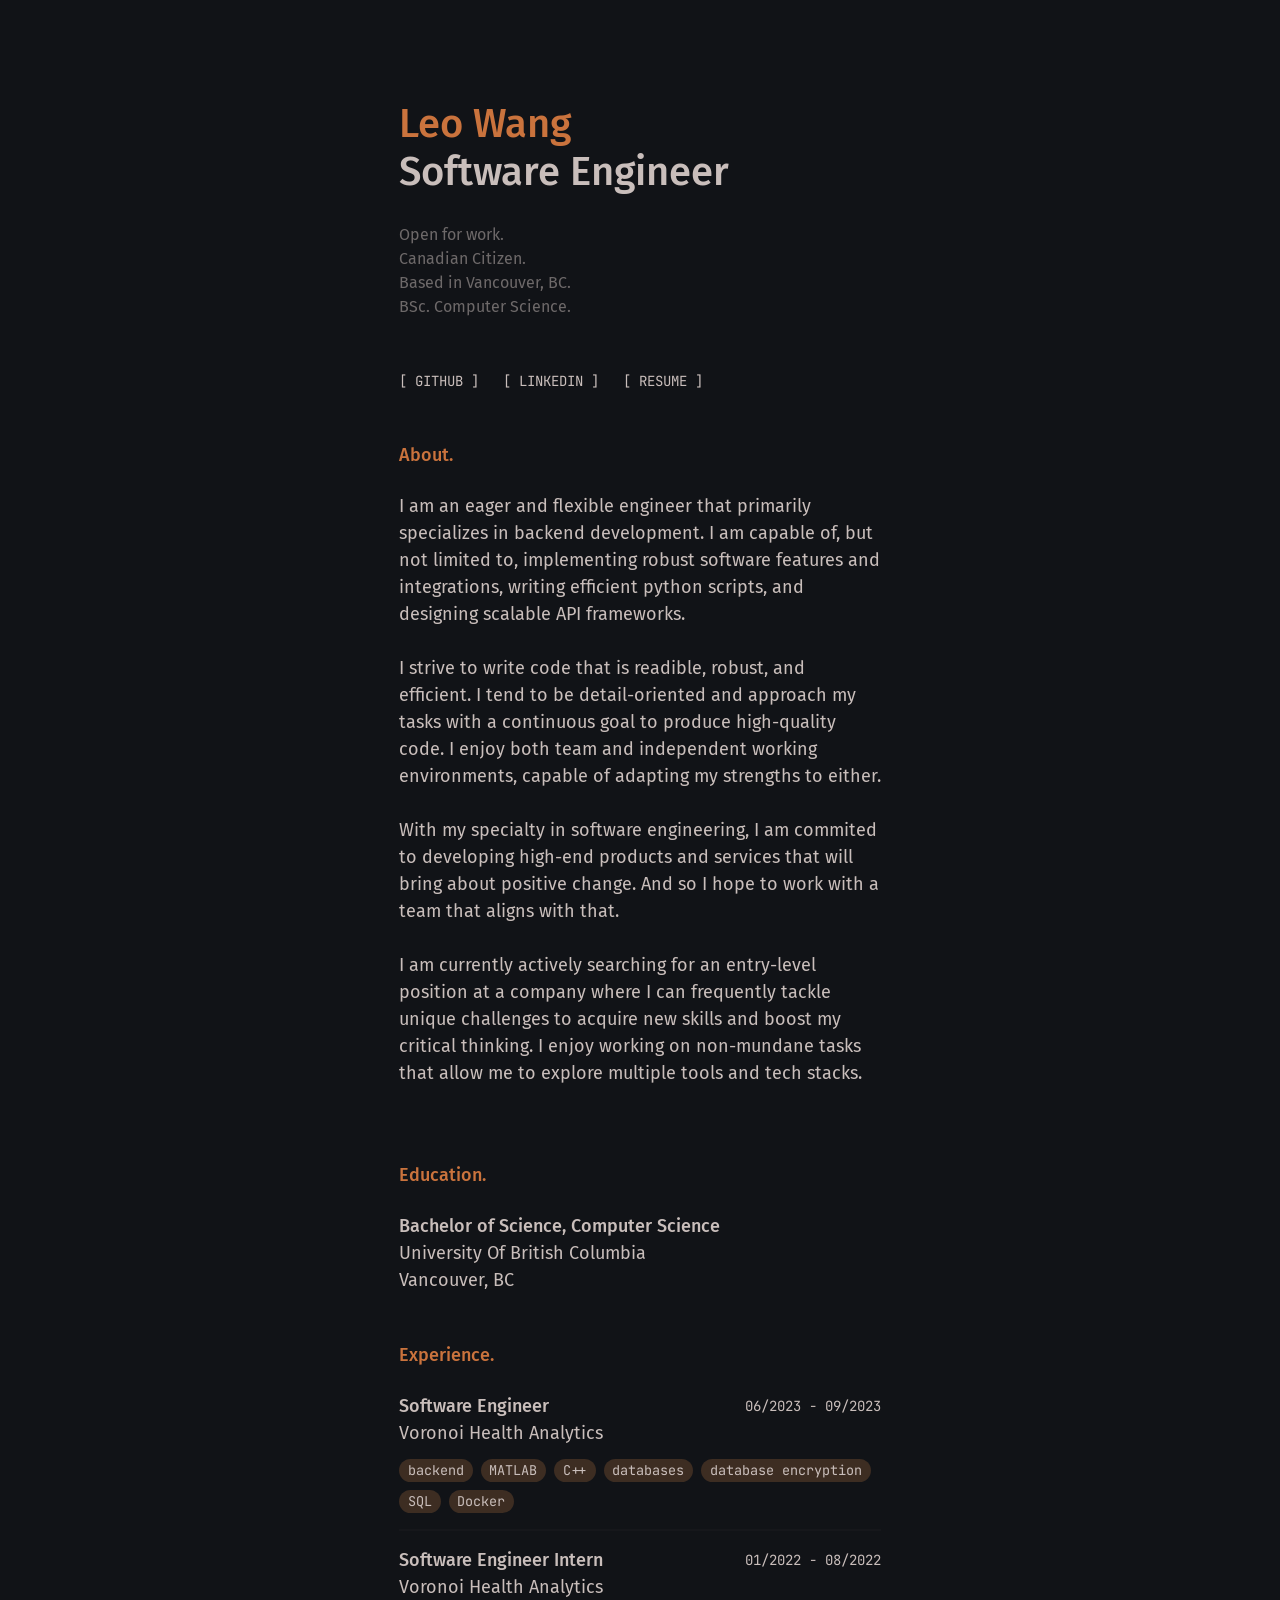
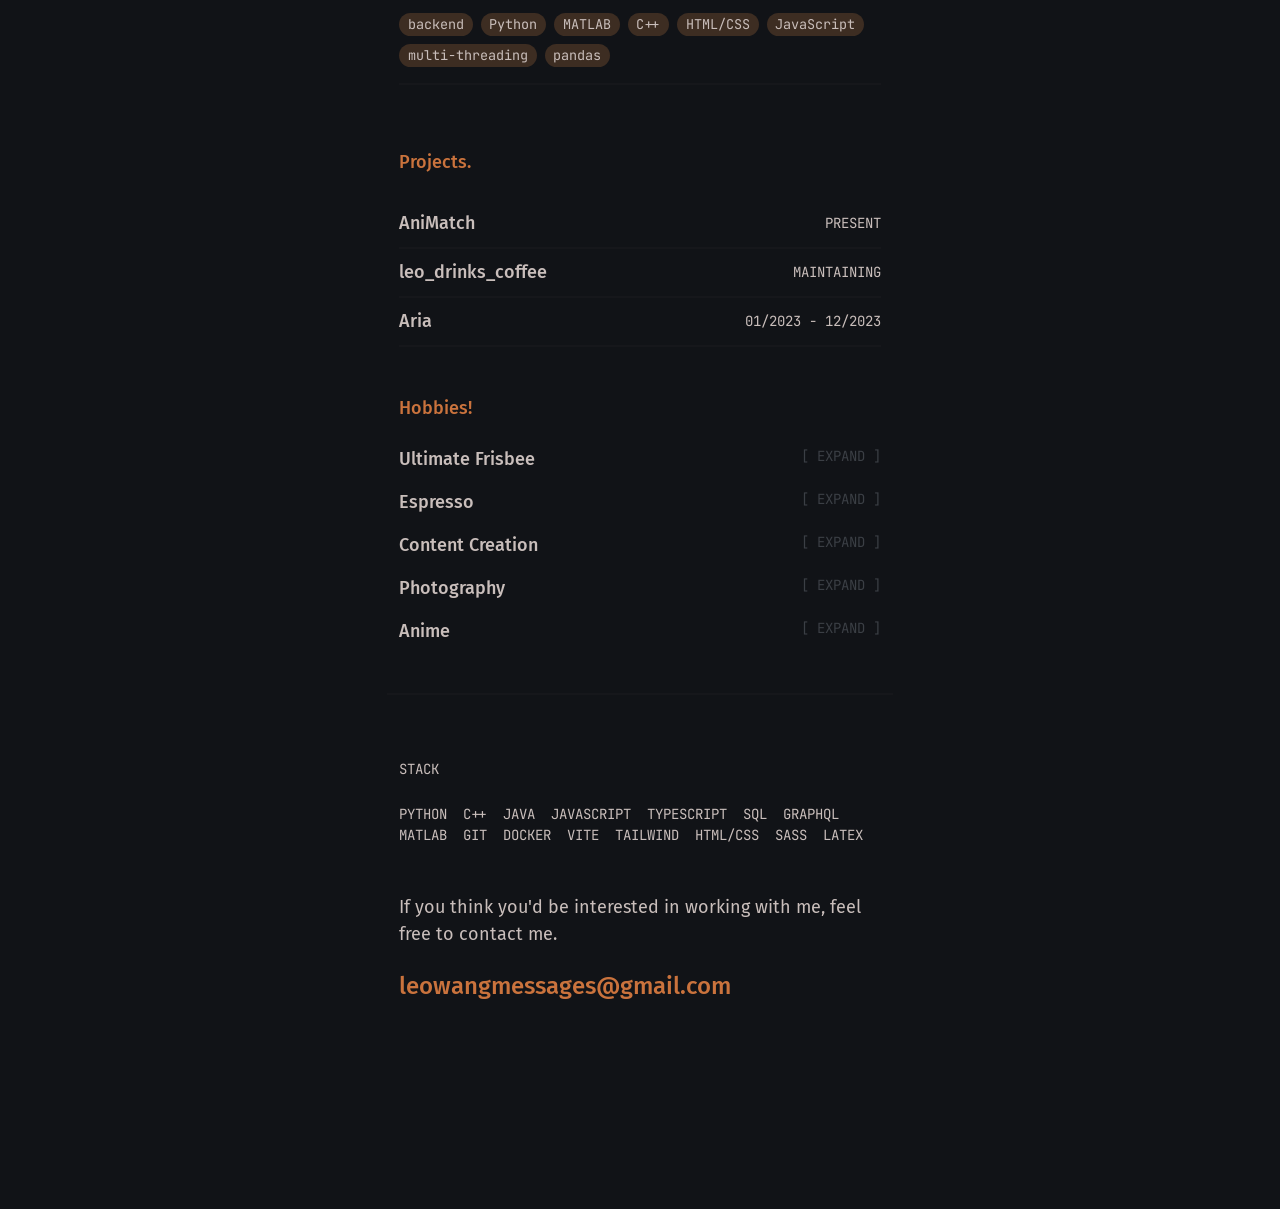
<file: index.html>
<!DOCTYPE html>

<html lang="en">
    <head>
        <meta charset="UTF-8">
        <meta name="viewport" content="width=device-width, initial-scale=1">
        <title>Leo Wang</title>
        <link rel="preconnect" href="https://fonts.googleapis.com">
        <link rel="preconnect" href="https://fonts.gstatic.com" crossorigin>
        <link href="https://fonts.googleapis.com/css2?family=Fira+Sans:ital,wght@0,100;0,200;0,300;0,400;0,500;0,600;0,700;0,800;0,900;1,100;1,200;1,300;1,400;1,500;1,600;1,700;1,800;1,900&family=JetBrains+Mono:ital,wght@0,100..800;1,100..800&display=swap" rel="stylesheet">
        <link href="https://cdn.jsdelivr.net/npm/bootstrap@5.3.8/dist/css/bootstrap.min.css" rel="stylesheet" integrity="sha384-sRIl4kxILFvY47J16cr9ZwB07vP4J8+LH7qKQnuqkuIAvNWLzeN8tE5YBujZqJLB" crossorigin="anonymous">
        <link rel="stylesheet" href="css/styles.css">
    </head>

    <body>
        <div class="container">
            <div class="row gy-5">
                <div class="col-12">
                    <h1 class="text-secondary-colour">Leo Wang<br><span class="text-primary-colour">Software Engineer</span></h1><br>
                    <div class="fs-6 opacity-50">
                        <p>Open for work.</p>
                        <p>Canadian Citizen.</p>
                        <p>Based in Vancouver, BC.</p>
                        <p>BSc. Computer Science.</p>
                    </div>
                </div>

                <div class="col-12 desktop">
                    <div class="d-inline-flex gap-4 text-uppercase fs-7 font-jetbrains-mono">
                        <a class="link-button" href="https://www.github.com/notleowang" target="_blank">[ Github ]</a>
                        <a class="link-button" href="https://www.linkedin.com/in/notleowang" target="_blank">[ LinkedIn ]</a>
                        <a class="link-button" href="/Resume.pdf" download>[ Resume ]</a>
                        <!-- <a href="mailto:leowangmessages@gmail.com" target="_blank">[ Email ]</a> -->
                    </div>
                </div>

                <div class="col-12 mobile">
                    <div class="d-inline-flex gap-4 text-uppercase fs-7 font-jetbrains-mono">
                        <a class="link-button" href="https://www.github.com/notleowang" target="_blank">Github</a>
                        <a class="link-button" href="https://www.linkedin.com/in/notleowang" target="_blank">LinkedIn</a>
                        <a class="link-button" href="/Resume.pdf" download>Resume</a>
                        <!-- <a href="mailto:leowangmessages@gmail.com" target="_blank">[ Email ]</a> -->
                    </div>
                </div>

                <div class="col-12">
                    <p class="fw-medium pb-4 text-secondary-colour">About.</p>
                    <p>
                        I am an eager and flexible engineer that primarily specializes in backend development.
                        I am capable of, but not limited to, implementing robust software features and integrations, writing efficient
                        python scripts, and designing scalable API frameworks.
                        <br>
                        <br>
                        I strive to write code that is readible, robust, and efficient. I tend to be detail-oriented and
                        approach my tasks with a continuous goal to produce high-quality code. I enjoy both team
                        and independent working environments, capable of adapting my strengths to either.
                        <br>
                        <br>
                        With my specialty in software engineering, I am commited to developing high-end products and services that will
                        bring about positive change. And so I hope to work with a team that aligns with that.
                        <br>
                        <br>
                        I am currently actively searching for an entry-level position at a company
                        where I can frequently tackle unique challenges to acquire new skills and boost my critical thinking. I enjoy
                        working on non-mundane tasks that allow me to explore multiple tools and tech stacks.
                        <br>
                        <br>
                    </p>
                </div>

                <div class="col-12">
                    <p class="fw-medium pb-4 text-secondary-colour">Education.</p>
                    <p class="fw-medium">Bachelor of Science, Computer Science</p>
                    <a href="https://www.ubc.ca/" target="_blank">University Of British Columbia</a>
                    <p>Vancouver, BC</p>
                </div>

                <div class="col-12 desktop">
                    <p class="fw-medium pb-4 text-secondary-colour">Experience.</p>
                    <div class="d-flex flex-column row-gap-2">
                        <div>
                            <div class="d-flex justify-content-between align-items-center">
                                <p class="fw-medium">Software Engineer</p>
                                <p class="font-jetbrains-mono fs-7">06/2023 - 09/2023</p>
                            </div>
                            <a href="https://www.voronoihealthanalytics.com/" target="_blank">Voronoi Health Analytics</a>
                        </div>
                        <div class="mt-1 d-inline-flex flex-wrap gap-2">
                            <span class="fw-normal font-jetbrains-mono badge rounded-pill">backend</span>
                            <span class="fw-normal font-jetbrains-mono badge rounded-pill">MATLAB</span>
                            <span class="fw-normal font-jetbrains-mono badge rounded-pill">C++</span>
                            <span class="fw-normal font-jetbrains-mono badge rounded-pill">databases</span>
                            <span class="fw-normal font-jetbrains-mono badge rounded-pill">database encryption</span>
                            <span class="fw-normal font-jetbrains-mono badge rounded-pill">SQL</span>
                            <span class="fw-normal font-jetbrains-mono badge rounded-pill">Docker</span>
                        </div>    
                    </div>
                    <hr>
                    <div class="d-flex flex-column row-gap-2">
                        <div>
                            <div class="d-flex justify-content-between align-items-center">
                                <p class="fw-medium">Software Engineer Intern</p>
                                <p class="font-jetbrains-mono fs-7">01/2022 - 08/2022</p>
                            </div>
                            <a href="https://www.voronoihealthanalytics.com/" target="_blank">Voronoi Health Analytics</a>
                        </div>
                        <div class="mt-1 d-inline-flex flex-wrap gap-2">
                            <span class="fw-normal font-jetbrains-mono badge rounded-pill">backend</span>
                            <span class="fw-normal font-jetbrains-mono badge rounded-pill">Python</span>
                            <span class="fw-normal font-jetbrains-mono badge rounded-pill">MATLAB</span>
                            <span class="fw-normal font-jetbrains-mono badge rounded-pill">C++</span>
                            <span class="fw-normal font-jetbrains-mono badge rounded-pill">HTML/CSS</span>
                            <span class="fw-normal font-jetbrains-mono badge rounded-pill">JavaScript</span>
                            <span class="fw-normal font-jetbrains-mono badge rounded-pill">multi-threading</span>
                            <span class="fw-normal font-jetbrains-mono badge rounded-pill">pandas</span>
                        </div>
                    </div>
                    <hr>
                </div>

                <div class="col-12 mobile">
                    <p class="fw-medium pb-4 text-secondary-colour">Experience.</p>
                    <div class="d-flex flex-column row-gap-2">
                        <div>
                            <p class="fw-medium">Software Engineer</p>
                            <a href="https://www.voronoihealthanalytics.com/" target="_blank">Voronoi Health Analytics</a>
                            <p class="font-jetbrains-mono fs-7">06/2023 - 09/2023</p>
                        </div>
                        <div class="mt-1 d-inline-flex flex-wrap gap-2">
                            <span class="fw-normal font-jetbrains-mono badge rounded-pill">backend</span>
                            <span class="fw-normal font-jetbrains-mono badge rounded-pill">MATLAB</span>
                            <span class="fw-normal font-jetbrains-mono badge rounded-pill">C++</span>
                            <span class="fw-normal font-jetbrains-mono badge rounded-pill">databases</span>
                            <span class="fw-normal font-jetbrains-mono badge rounded-pill">database encryption</span>
                            <span class="fw-normal font-jetbrains-mono badge rounded-pill">SQL</span>
                            <span class="fw-normal font-jetbrains-mono badge rounded-pill">Docker</span>
                        </div>    
                    </div>
                    <hr>
                    <div class="d-flex flex-column row-gap-2">
                        <div>
                            <p class="fw-medium">Software Engineer Intern</p>
                            <a href="https://www.voronoihealthanalytics.com/" target="_blank">Voronoi Health Analytics</a>
                            <p class="font-jetbrains-mono fs-7">01/2022 - 08/2022</p>
                        </div>
                        <div class="mt-1 d-inline-flex flex-wrap gap-2">
                            <span class="fw-normal font-jetbrains-mono badge rounded-pill">backend</span>
                            <span class="fw-normal font-jetbrains-mono badge rounded-pill">Python</span>
                            <span class="fw-normal font-jetbrains-mono badge rounded-pill">MATLAB</span>
                            <span class="fw-normal font-jetbrains-mono badge rounded-pill">C++</span>
                            <span class="fw-normal font-jetbrains-mono badge rounded-pill">HTML/CSS</span>
                            <span class="fw-normal font-jetbrains-mono badge rounded-pill">JavaScript</span>
                            <span class="fw-normal font-jetbrains-mono badge rounded-pill">multi-threading</span>
                            <span class="fw-normal font-jetbrains-mono badge rounded-pill">pandas</span>
                        </div>
                    </div>
                    <hr>
                </div>

                <div class="project-section col-12">
                    <p class="fw-medium pb-4 text-secondary-colour">Projects.</p>
                    <div class="d-flex flex-column row-gap-2">
                        <div class="project-container rounded-2 d-flex justify-content-between align-items-center" data-bs-toggle="collapse" href="#collapseAniMatch" role="button" aria-expanded="false" aria-controls="collapseAniMatch">
                            <p class="fw-medium">AniMatch</p>
                            <p class="font-jetbrains-mono fs-7">PRESENT</p>
                        </div>
                        <div class="collapse" id="collapseAniMatch">
                            <div class="d-flex flex-column row-gap-2 mb-4">
                                <div class="d-flex justify-content-between">
                                    <p>Anime Recommendation Website</p>
                                    <a href="https://github.com/notleowang/AniMatch" target="_blank"><img src="images/github-icon.svg" class="img-fluid mx-auto icon align-text-top" alt="github" width="20px"></a>
                                </div>
                                <p>A service for users that recommends similar anime shows and titles based off similar anime show features using a neural network.</p>
                                <div class="mt-1 d-inline-flex flex-wrap gap-2"">
                                    <span class="fw-normal font-jetbrains-mono badge rounded-pill">Python</span>
                                    <span class="fw-normal font-jetbrains-mono badge rounded-pill">PyTorch</span>
                                    <span class="fw-normal font-jetbrains-mono badge rounded-pill">neural networks</span>
                                    <span class="fw-normal font-jetbrains-mono badge rounded-pill">machine learning</span>
                                    <span class="fw-normal font-jetbrains-mono badge rounded-pill">OAuth</span>
                                    <span class="fw-normal font-jetbrains-mono badge rounded-pill">GraphQL</span>
                                    <span class="fw-normal font-jetbrains-mono badge rounded-pill">Vue</span>
                                    <span class="fw-normal font-jetbrains-mono badge rounded-pill">JavaScript</span>
                                    <span class="fw-normal font-jetbrains-mono badge rounded-pill">API</span>
                                </div>
                            </div>
                        </div>
                    </div>
                    <hr>
                    <div class="d-flex flex-column row-gap-2">
                        <div class="project-container rounded-2 d-flex justify-content-between align-items-center" data-bs-toggle="collapse" href="#collapseCoffee" role="button" aria-expanded="false" aria-controls="collapseCoffee">
                            <p class="fw-medium">leo_drinks_coffee</p>
                            <p class="font-jetbrains-mono fs-7">MAINTAINING</p>
                        </div>
                        <div class="collapse" id="collapseCoffee">
                            <div class="d-flex flex-column row-gap-2 mb-4">
                                <div class="d-flex justify-content-between">
                                    <p>Journal</p>
                                    <div>
                                        <a href="https://leo-drinks-coffee.vercel.app/" target="_blank"><img src="images/website.svg" class="img-fluid mx-auto icon align-top" alt="website" width="25px"></a>
                                        <a href="https://github.com/notleowang/leo-drinks-coffee" target="_blank"><img src="images/github-icon.svg" class="img-fluid mx-auto icon align-text-top" alt="github" width="20px"></a> 
                                    </div>
                                </div>
                                <p>A personal journal where I review espresso drinks from different coffee shops. Currently a work in progress.</p>
                                <div class="mt-1 d-inline-flex flex-wrap gap-2"">
                                    <span class="fw-normal font-jetbrains-mono badge rounded-pill">React</span>
                                    <span class="fw-normal font-jetbrains-mono badge rounded-pill">Next.js</span>
                                    <span class="fw-normal font-jetbrains-mono badge rounded-pill">TypeScript</span>
                                    <span class="fw-normal font-jetbrains-mono badge rounded-pill">vercel</span>
                                    <span class="fw-normal font-jetbrains-mono badge rounded-pill">supabase</span>
                                    <span class="fw-normal font-jetbrains-mono badge rounded-pill">Postgres</span>
                                    <span class="fw-normal font-jetbrains-mono badge rounded-pill">HTML/CSS</span>
                                    <span class="fw-normal font-jetbrains-mono badge rounded-pill">API</span>
                                </div>
                            </div>
                        </div>
                    </div>
                    <hr>
                    <div class="d-flex flex-column row-gap-2">
                        <div class="project-container rounded-2 d-flex justify-content-between align-items-center" data-bs-toggle="collapse" href="#collapseAria" role="button" aria-expanded="false" aria-controls="collapseAria">
                            <p class="fw-medium">Aria</p>
                            <p class="font-jetbrains-mono fs-7">01/2023 - 12/2023</p>
                        </div>
                        <div class="collapse" id="collapseAria">
                            <div class="d-flex flex-column row-gap-2 mb-4">
                                <div class="d-flex justify-content-between">
                                    <p>Video Game</p>
                                    <a href="https://github.com/notleowang/Aria" target="_blank"><img src="images/github-icon.svg" class="img-fluid mx-auto icon align-text-top" alt="github" width="20px"></a>
                                </div>
                                <p>A story-rich 2D dungeon crawler game that was created by me and 4 others for a university course.</p>
                                <div class="mt-1 d-inline-flex flex-wrap gap-2"">
                                    <span class="fw-normal font-jetbrains-mono badge rounded-pill">C++</span>
                                    <span class="fw-normal font-jetbrains-mono badge rounded-pill">ImGui</span>
                                    <span class="fw-normal font-jetbrains-mono badge rounded-pill">ui/ux</span>
                                    <span class="fw-normal font-jetbrains-mono badge rounded-pill">entity component system</span>
                                    <span class="fw-normal font-jetbrains-mono badge rounded-pill">OpenGL</span>
                                    <span class="fw-normal font-jetbrains-mono badge rounded-pill">SDL2</span>
                                    <span class="fw-normal font-jetbrains-mono badge rounded-pill">game development</span>
                                </div>
                            </div>
                        </div>
                    </div>
                    <hr>
                </div>

                <div class="col-12">
                    <p class="fw-medium pb-4 text-secondary-colour">Hobbies!</p>
                    <div class="d-flex flex-column row-gap-3">
                        <div>
                            <div class="d-flex justify-content-between">
                                <p class="fw-medium">Ultimate Frisbee</p>
                                <a class="expand-button text-uppercase fs-7 font-jetbrains-mono" data-bs-toggle="collapse" href="#collapseUltimate" role="button" aria-expanded="false" aria-controls="collapseUltimate">[ EXPAND ]</a>
                            </div>
                            <div class="collapse fs-6" id="collapseUltimate">
                                <p>I played competitive ultimate frisbee in my senior years of highschool and later competed nationally on a professional adult men's team representing British Columbia.</p>
                            </div>
                        </div>
                        <div>
                            <div class="d-flex justify-content-between">
                                <p class="fw-medium">Espresso</p>
                                <a class="expand-button text-uppercase fs-7 font-jetbrains-mono" data-bs-toggle="collapse" href="#collapseEspresso" role="button" aria-expanded="false" aria-controls="collapseEspresso">[ EXPAND ]</a>
                            </div>
                            <div class="collapse fs-6" id="collapseEspresso">
                                <p>I enjoy the chemistry and art of espresso. I am a home barista and have hosted exclusive pop-ups before. Let me know if you want any recommendations for places to grab a coffee.</p>
                            </div>
                        </div>
                        <div>
                            <div class="d-flex justify-content-between">
                                <p class="fw-medium">Content Creation</p>
                                <a class="expand-button text-uppercase fs-7 font-jetbrains-mono" data-bs-toggle="collapse" href="#collapseContent" role="button" aria-expanded="false" aria-controls="collapseContent">[ EXPAND ]</a>
                            </div>
                            <div class="collapse fs-6" id="collapseContent">
                                <p>When I have extra time, I create content on Youtube and Twitch. I like to stream and upload my gaming videos.</p>
                                <div class="d-inline-flex gap-4 text-uppercase fs-7 font-jetbrains-mono">
                                    <a class="twitch-button" href="https://www.twitch.tv/notleowang" target="_blank">[ Twitch ]</a>
                                    <a class="youtube-button" href="https://www.youtube.com/channel/UCRfvwifW3TthUnQwS53ruWQ" target="_blank">[ Youtube ]</a>
                                </div>
                            </div>
                        </div>
                        <div>
                            <div class="d-flex justify-content-between">
                                <p class="fw-medium">Photography</p>
                                <a class="expand-button text-uppercase fs-7 font-jetbrains-mono" data-bs-toggle="collapse" href="#collapsePhotography" role="button" aria-expanded="false" aria-controls="collapsePhotography">[ EXPAND ]</a>
                            </div>
                            <div class="collapse fs-6" id="collapsePhotography">
                                <p>I like to take photos when I travel. I particularly enjoy shooting street photography and portraits. I share my photos and thought processes for certain compositions on Instagram.</p>
                                <div class="d-inline-flex gap-4 text-uppercase fs-7 font-jetbrains-mono">
                                    <a class="instagram-button" href="https://www.instagram.com/leo_dcim" target="_blanks">[ Instagram ]</a>
                                </div>
                            </div>
                        </div>
                        <div>
                            <div class="d-flex justify-content-between">
                                <p class="fw-medium">Anime</p>
                                <a class="expand-button text-uppercase fs-7 font-jetbrains-mono" data-bs-toggle="collapse" href="#collapseAnime" role="button" aria-expanded="false" aria-controls="collapseAnime">[ EXPAND ]</a>
                            </div>
                            <div class="collapse fs-6" id="collapseAnime">
                                <p>A lot of my freetime is spent watching japanese animation. My childhood was built quite heavily on anime. Today, I continue to watch it occasionally and track/score/review what I watch. My entire watch history and scoring entries are on AniList for those interested.</p>
                                <div class="d-inline-flex gap-4 text-uppercase fs-7 font-jetbrains-mono">
                                    <a class="anilist-button" href="https://anilist.co/user/notleowang/" target="_blanks">[ AniList ]</a>
                                </div>
                            </div>
                        </div>
                    </div>
                </div>
                <hr>
                <div class="col-12 fs-7 font-jetbrains-mono">
                    <p class="pb-4">STACK</p>
                    <div class="d-inline-flex flex-wrap column-gap-3">
                        <div>PYTHON</div>
                        <div>C++</div>
                        <div>JAVA</div>
                        <div>JAVASCRIPT</div>
                        <div>TYPESCRIPT</div>
                        <div>SQL</div>
                        <div>GRAPHQL</div>
                        <div>MATLAB</div>
                        <div>GIT</div>
                        <div>DOCKER</div>
                        <div>VITE</div>
                        <div>TAILWIND</div>
                        <div>HTML/CSS</div>
                        <div>SASS</div>
                        <div>LATEX</div>
                    </div>
                </div>

                <div class="col-12">
                    <p class="pb-4">If you think you'd be interested in working with me, feel free to contact me.</p>
                    <a href="mailto:leowangmessages@gmail.com"><h4 class="text-secondary-colour">leowangmessages@gmail.com</h4></a>
                </div>
            </div>

        </div>
    </body>

    <script src="https://cdn.jsdelivr.net/npm/bootstrap@5.3.8/dist/js/bootstrap.bundle.min.js" integrity="sha384-FKyoEForCGlyvwx9Hj09JcYn3nv7wiPVlz7YYwJrWVcXK/BmnVDxM+D2scQbITxI" crossorigin="anonymous"></script>
</html>
</file>
<file: css/styles.css>
body {
  font-family: "Fira Sans", sans-serif;
  font-size: 18px;
  background-color: #111317;
  color: #c9bebb;
  margin-top: 100px;
  padding-bottom: 200px;
}

p, h1, h3 {
  margin: 0;
}

a {
  color: #c9bebb;
  text-decoration: none;
}

hr {
  border: 1px solid #24272a;
}

.container {
  max-width: 570px;
  padding: 0 44px;
}

.project-section hr {
  margin: 0;
}

.project-container {
  margin: 0 -18px;
  padding: 10px 18px;
}

.project-container:hover {
  background-color: #24272a;
  transition: all 0.2s ease-in;
}

.text-primary-colour {
  color: #c9bebb;
}

.text-secondary-colour {
  color: #CA733D;
}

.text-highlight-colour {
  color: #D18B69;
}

.font-jetbrains-mono {
  font-family: "JetBrains Mono", sans-serif;
}

.fs-7 {
  font-size: 14px;
}

.badge {
  color: #c9bebb;
  background-color: #3d2d22;
}

.link-button:hover {
  color: #CA733D;
  transition: all 0.2s ease-in;
}

.youtube-button:hover {
  color: #d64c4c;
  transition: all 0.2s ease-in;
}

.twitch-button:hover {
  color: #b13ab5;
  transition: all 0.2s ease-in;
}

.instagram-button:hover {
  color: #da6e97;
  transition: all 0.2s ease-in;
}

.anilist-button:hover {
  color: #6c88dc;
  transition: all 0.2s ease-in;
}

.expand-button {
  color: rgb(59, 63, 69);
}

.expand-button:hover {
  color: #CA733D;
  transition: all 0.2s ease-in;
}

.mobile {
  display: none;
}

.desktop {
  display: none;
}

@media (max-width: 485px) {
  .mobile {
    display: initial;
  }
}
@media (min-width: 486px) {
  .desktop {
    display: initial;
  }
}/*# sourceMappingURL=styles.css.map */
</file>
